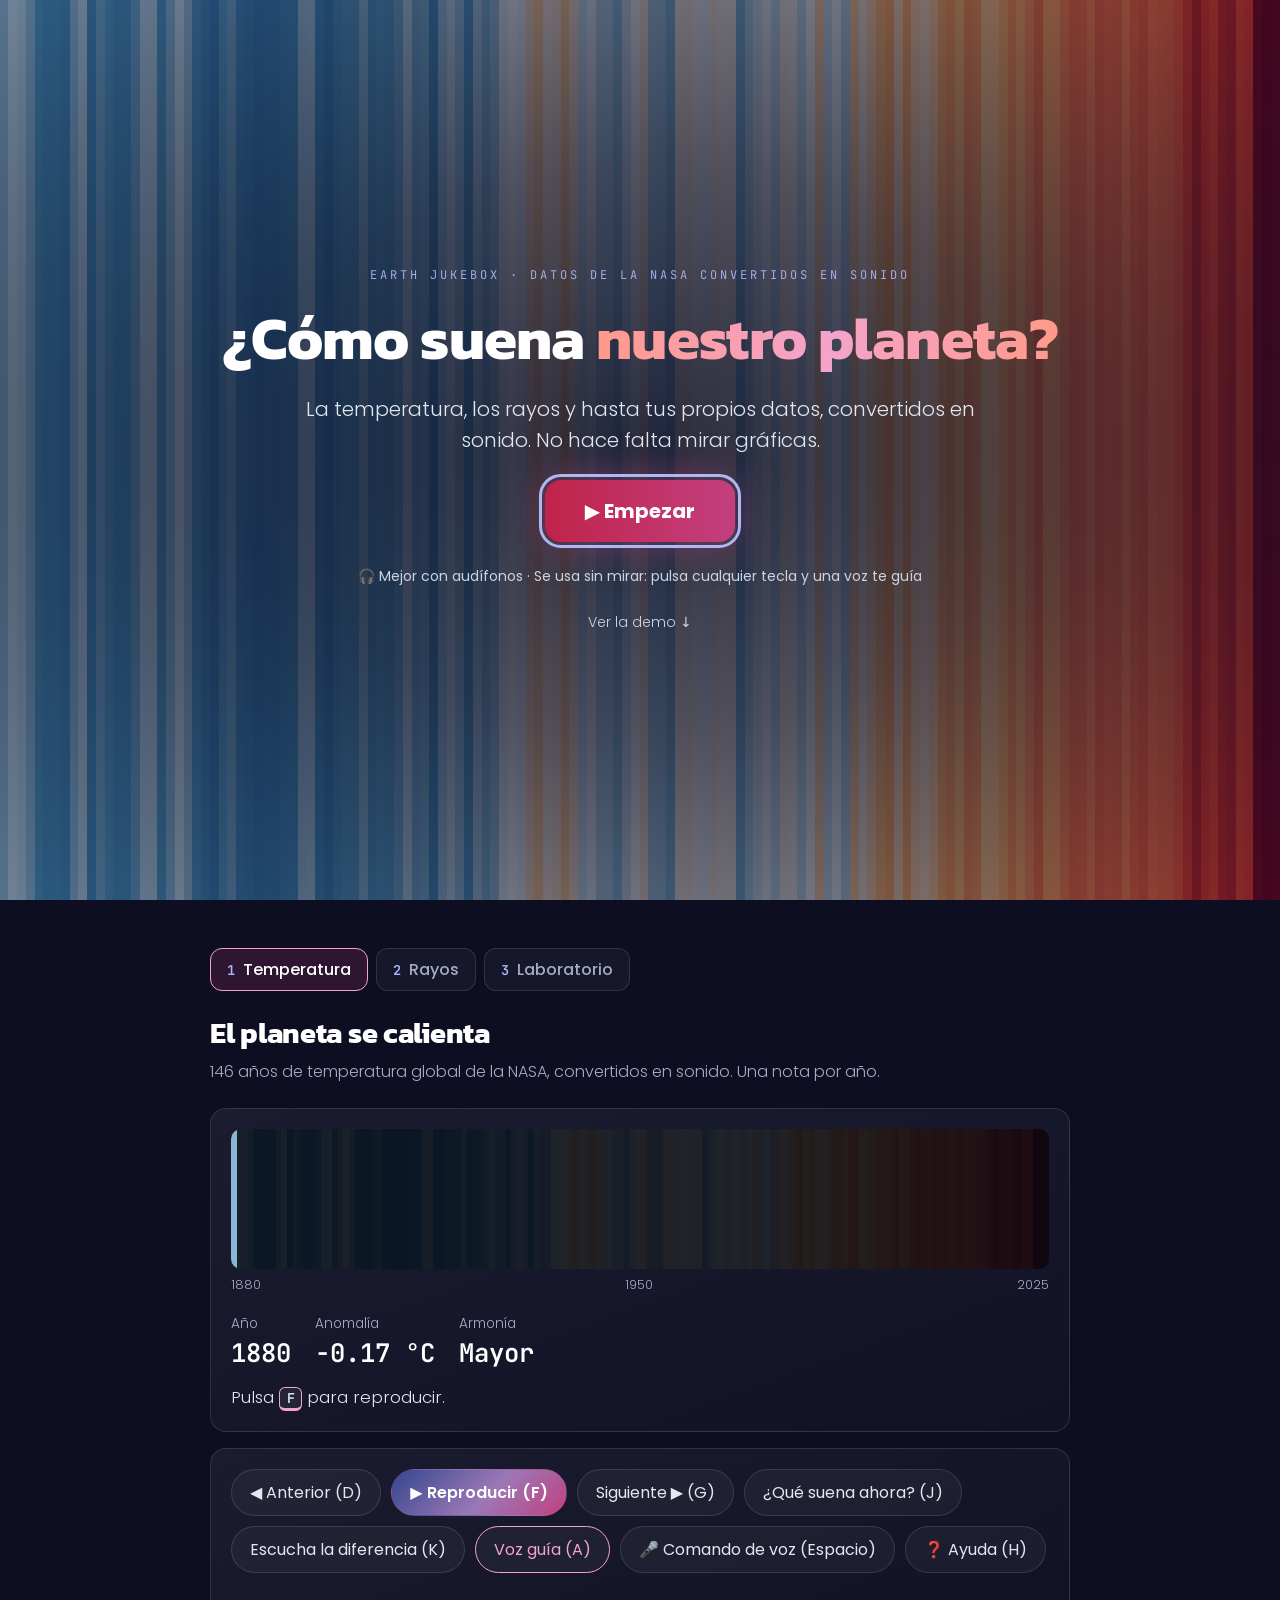
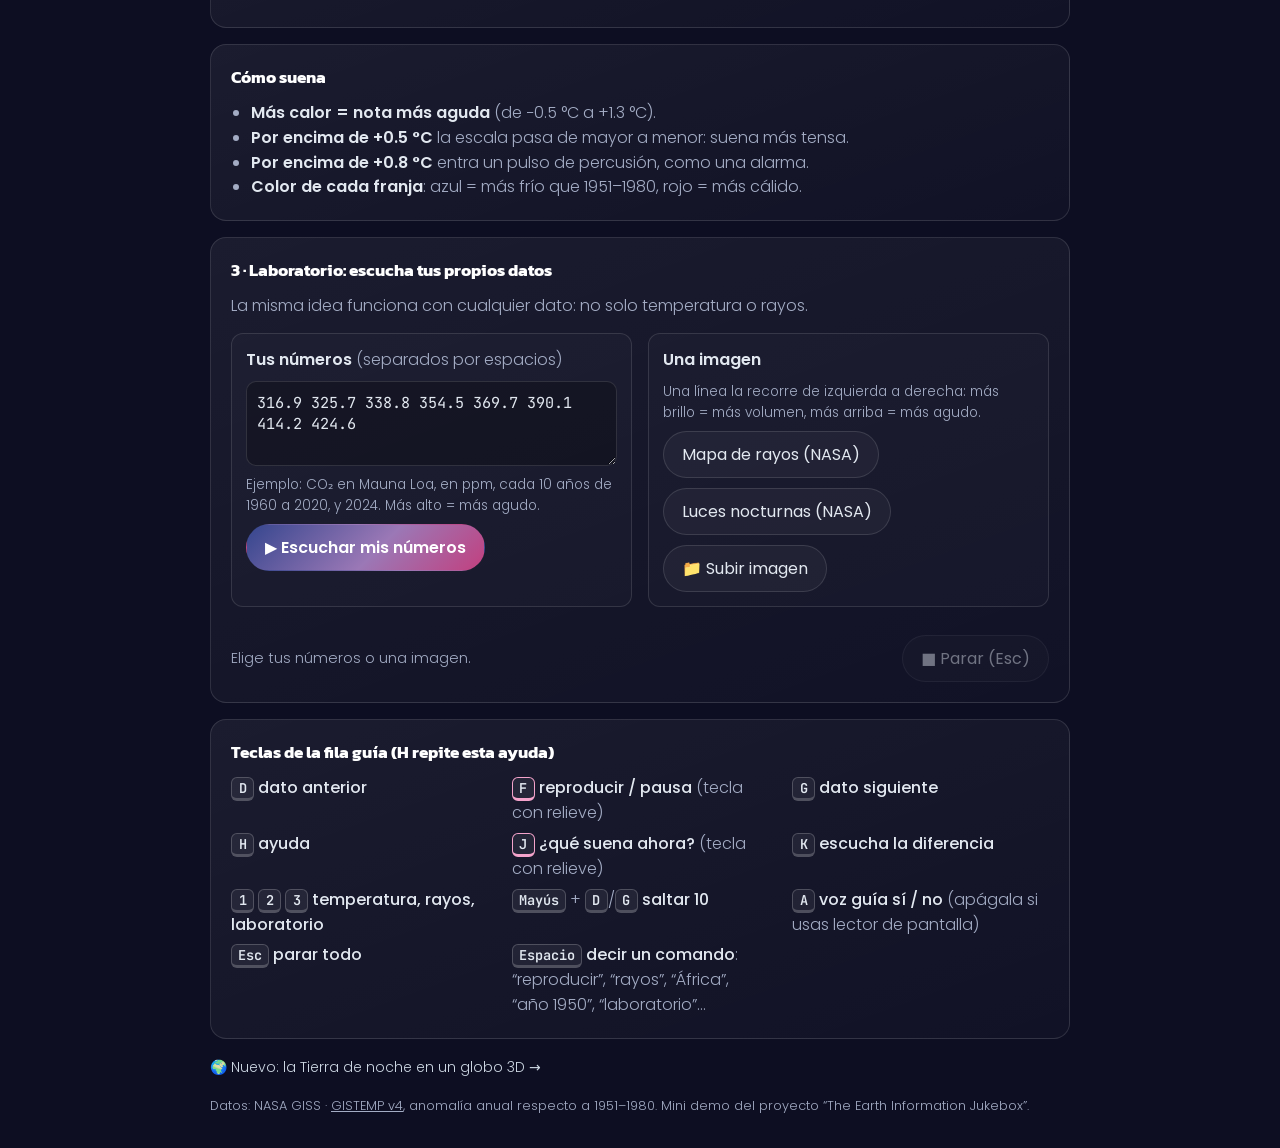
<file: mini-demo/index.html>
<!doctype html>
<html lang="es">
<head>
<meta charset="utf-8">
<meta name="viewport" content="width=device-width, initial-scale=1">
<title>Escucha la Tierra</title>
<meta name="description" content="Mini demo del Earth Jukebox: temperatura global y rayos vistos desde el espacio, datos de la NASA convertidos en sonido, usable sin ver la pantalla. Incluye un laboratorio para escuchar tus propios datos.">
<link rel="icon" href="assets/icono.svg" type="image/svg+xml">
<!-- Fuentes del proyecto principal; sin internet se usan las del sistema -->
<link rel="preconnect" href="https://fonts.googleapis.com">
<link rel="preconnect" href="https://fonts.gstatic.com" crossorigin>
<link href="https://fonts.googleapis.com/css2?family=JetBrains+Mono:wght@400;600&family=Kanit:wght@600;700&family=Poppins:wght@300;400;500;600&display=swap" rel="stylesheet">
<link rel="stylesheet" href="css/estilos.css">
</head>
<body>

<!-- Todo lo que se anuncia (para lectores de pantalla cuando la voz guía está apagada) -->
<div id="sr" class="sr" aria-live="assertive" aria-atomic="true"></div>

<!-- ===== Portada ===== -->
<section id="portada" class="portada" aria-labelledby="portadaTitle">
  <canvas id="portadaStripes" class="portada-stripes" aria-hidden="true"></canvas>
  <div class="portada-shade" aria-hidden="true"></div>
  <div class="portada-content">
    <p class="eyebrow">Earth Jukebox · datos de la NASA convertidos en sonido</p>
    <h1 id="portadaTitle">¿Cómo suena <span class="grad">nuestro planeta?</span></h1>
    <p class="lead">La temperatura, los rayos y hasta tus propios datos, convertidos en sonido. No hace falta mirar gráficas.</p>
    <button id="startBtn" class="btn-start" type="button" autofocus>▶ Empezar</button>
    <p class="small">🎧 Mejor con audífonos · Se usa sin mirar: pulsa cualquier tecla y una voz te guía</p>
    <a href="#demo" class="scroll-hint">Ver la demo ↓</a>
  </div>
</section>

<!-- ===== Demo ===== -->
<section id="demo" class="demo" aria-labelledby="demoTitle">
<main>
  <nav class="tracks" aria-label="Pistas">
    <button id="b-t1" type="button" aria-pressed="true" aria-keyshortcuts="1"><span>1</span> Temperatura</button>
    <button id="b-t2" type="button" aria-pressed="false" aria-keyshortcuts="2"><span>2</span> Rayos</button>
    <button id="b-t3" type="button" aria-keyshortcuts="3"><span>3</span> Laboratorio</button>
  </nav>

  <h2 id="demoTitle" class="title" tabindex="-1">El planeta se calienta</h2>
  <p id="sub" class="sub">—</p>

  <section class="card" aria-labelledby="t-graf">
    <h3 id="t-graf" class="sr">Gráfica</h3>
    <div id="viz" class="viz" role="img"></div>
    <div class="axis" aria-hidden="true"><span id="ax0"></span><span id="ax1"></span><span id="ax2"></span></div>
    <div class="readout" aria-hidden="true">
      <div><span id="l1">—</span><b id="v1">—</b></div>
      <div><span id="l2">—</span><b id="v2">—</b></div>
      <div><span id="l3">—</span><b id="v3">—</b></div>
    </div>
    <p id="caption" aria-hidden="true"></p>
  </section>

  <section class="card" aria-labelledby="t-ctrl">
    <h3 id="t-ctrl" class="sr">Controles</h3>
    <div class="buttons">
      <button id="b-prev" type="button" aria-keyshortcuts="D">◀ Anterior (D)</button>
      <button class="primary" id="b-play" type="button" aria-keyshortcuts="F">▶ Reproducir (F)</button>
      <button id="b-next" type="button" aria-keyshortcuts="G">Siguiente ▶ (G)</button>
      <button id="b-what" type="button" aria-keyshortcuts="J">¿Qué suena ahora? (J)</button>
      <button id="b-cmp" type="button" aria-keyshortcuts="K">Escucha la diferencia (K)</button>
      <button id="b-voice" type="button" aria-pressed="true" aria-keyshortcuts="A">Voz guía (A)</button>
      <button id="b-mic" type="button" aria-keyshortcuts="Space">🎤 Comando de voz (Espacio)</button>
      <button id="b-help" type="button" aria-keyshortcuts="H">❓ Ayuda (H)</button>
    </div>
    <p id="mic" role="status"></p>
  </section>

  <section class="card" aria-labelledby="t-how">
    <h3 id="t-how">Cómo suena</h3>
    <ul id="how" class="how"></ul>
  </section>

  <!-- ===== Laboratorio ===== -->
  <section id="lab" class="card lab" aria-labelledby="t-lab">
    <h3 id="t-lab" tabindex="-1">3 · Laboratorio: escucha tus propios datos</h3>
    <p class="muted">La misma idea funciona con cualquier dato: no solo temperatura o rayos.</p>
    <div class="lab-grid">
      <div class="lab-box">
        <label for="lab-nums"><b>Tus números</b> <span class="muted">(separados por espacios)</span></label>
        <textarea id="lab-nums" rows="3" spellcheck="false" aria-describedby="lab-nums-hint">316.9 325.7 338.8 354.5 369.7 390.1 414.2 424.6</textarea>
        <p id="lab-nums-hint" class="hint">Ejemplo: CO₂ en Mauna Loa, en ppm, cada 10 años de 1960 a 2020, y 2024. Más alto = más agudo.</p>
        <div class="buttons"><button id="lab-play-nums" type="button" class="primary">▶ Escuchar mis números</button></div>
      </div>
      <div class="lab-box">
        <b>Una imagen</b>
        <p class="hint">Una línea la recorre de izquierda a derecha: más brillo = más volumen, más arriba = más agudo.</p>
        <div class="buttons">
          <button id="lab-ex-rayos" type="button">Mapa de rayos (NASA)</button>
          <button id="lab-ex-luces" type="button">Luces nocturnas (NASA)</button>
          <label class="file-btn">📁 Subir imagen<input id="lab-file" type="file" accept="image/*"></label>
        </div>
      </div>
    </div>
    <div class="lab-stage">
      <img id="lab-img" alt="" hidden>
      <canvas id="lab-canvas" aria-hidden="true" hidden></canvas>
      <div id="lab-bars" aria-hidden="true" hidden></div>
    </div>
    <div class="lab-foot">
      <p id="lab-status" aria-hidden="true">Elige tus números o una imagen.</p>
      <div class="buttons"><button id="lab-stop" type="button" disabled>■ Parar (Esc)</button></div>
    </div>
  </section>

  <section class="card" aria-labelledby="t-keys">
    <h3 id="t-keys">Teclas de la fila guía (H repite esta ayuda)</h3>
    <ul class="keys">
      <li><kbd>D</kbd> <b>dato anterior</b></li>
      <li><kbd class="bump">F</kbd> <b>reproducir / pausa</b> (tecla con relieve)</li>
      <li><kbd>G</kbd> <b>dato siguiente</b></li>
      <li><kbd>H</kbd> <b>ayuda</b></li>
      <li><kbd class="bump">J</kbd> <b>¿qué suena ahora?</b> (tecla con relieve)</li>
      <li><kbd>K</kbd> <b>escucha la diferencia</b></li>
      <li><kbd>1</kbd> <kbd>2</kbd> <kbd>3</kbd> <b>temperatura, rayos, laboratorio</b></li>
      <li><kbd>Mayús</kbd> + <kbd>D</kbd>/<kbd>G</kbd> <b>saltar 10</b></li>
      <li><kbd>A</kbd> <b>voz guía sí / no</b> (apágala si usas lector de pantalla)</li>
      <li><kbd>Esc</kbd> <b>parar todo</b></li>
      <li><kbd>Espacio</kbd> <b>decir un comando</b>: “reproducir”, “rayos”, “África”, “año 1950”, “laboratorio”…</li>
    </ul>
  </section>

  <p><a href="globo.html" class="scroll-hint">🌍 Nuevo: la Tierra de noche en un globo 3D →</a></p>
  <footer><span id="src"></span> Mini demo del proyecto “The Earth Information Jukebox”.</footer>
</main>
</section>

<script src="js/datos.js"></script>
<script src="js/demo.js"></script>
<script src="js/laboratorio.js"></script>
</body>
</html>
</file>
<file: mini-demo/css/estilos.css>
/* Mini demo "Escucha el calentamiento" · misma paleta "cielo cósmico" que el proyecto principal.
   Los colores de DATOS (franjas azul → rojo) no cambian: son la información. */
:root {
  --cosmic: #35468E; --ceil: #9B78B6; --pearly: #C2407F; --sunset: #C0234A;
  --cosmic-l: #AEB8F2; --ceil-l: #CDB8E6; --pearly-l: #F4A3CB; --sunset-l: #FF9A8B;
  --bg: #0D0E22; --panel: rgba(255,255,255,.04); --line: rgba(255,255,255,.12);
  --text: #e2e8f0; --muted: #a3acc4; --accent: var(--pearly-l);
  color-scheme: dark;
}
* { box-sizing: border-box; }
[hidden] { display: none !important; }
html { scroll-behavior: smooth; }
html, body { background: var(--bg); }
body {
  margin: 0; color: var(--text);
  font: 300 16px/1.55 "Poppins", system-ui, -apple-system, "Segoe UI", sans-serif;
  -webkit-font-smoothing: antialiased;
  background:
    radial-gradient(1px 1px at 12% 18%, rgba(255,255,255,.55) 50%, transparent 51%),
    radial-gradient(1px 1px at 72% 8%, rgba(255,255,255,.45) 50%, transparent 51%),
    radial-gradient(1.5px 1.5px at 88% 42%, rgba(255,255,255,.5) 50%, transparent 51%),
    radial-gradient(1px 1px at 34% 76%, rgba(255,255,255,.35) 50%, transparent 51%),
    radial-gradient(900px 500px at 15% -10%, rgba(53,70,142,.35), transparent 60%),
    radial-gradient(800px 500px at 110% 110%, rgba(192,35,74,.16), transparent 60%),
    var(--bg);
  background-attachment: fixed;
}
h1, h2 { font-family: "Kanit", system-ui, sans-serif; font-weight: 700; letter-spacing: -.01em; }
b, strong { font-weight: 600; }
button, kbd, .small { font-weight: 400; }
.sr { position: absolute; width: 1px; height: 1px; overflow: hidden; clip: rect(0 0 0 0); white-space: nowrap; }

/* ===== Portada (igual que la del recorrido principal) ===== */
.portada { position: relative; overflow: hidden; }
.portada-stripes { position: absolute; inset: 0; width: 100%; height: 100%; opacity: .85; animation: stripesReveal 2.6s cubic-bezier(.4,0,.2,1) both; }
.portada-shade { position: absolute; inset: 0; background: radial-gradient(ellipse at center, rgba(13,14,34,.84) 0%, rgba(13,14,34,.64) 45%, rgba(13,14,34,.3) 100%); }
.portada-content {
  position: relative; z-index: 1; min-height: 100vh; min-height: 100dvh;
  display: flex; flex-direction: column; align-items: center; justify-content: center;
  gap: 24px; text-align: center; padding: 64px 16px;
}
.eyebrow { margin: 0; font: 400 12px "JetBrains Mono", ui-monospace, monospace; letter-spacing: .25em; text-transform: uppercase; color: rgba(174,184,242,.9); }
.portada h1 { margin: 0; max-width: 56rem; font-size: clamp(2.25rem, 7vw, 3.75rem); line-height: 1.05; color: #fff; }
.grad { color: transparent; background: linear-gradient(90deg, var(--sunset-l), var(--pearly-l), var(--sunset-l)); -webkit-background-clip: text; background-clip: text; }
.lead { margin: 0; max-width: 42rem; font-size: clamp(1.1rem, 2.5vw, 1.25rem); color: #e2e8f0; }
.btn-start {
  font: 700 1.25rem "Poppins", system-ui, sans-serif; color: #fff; cursor: pointer;
  padding: 16px 40px; border: 0; border-radius: 16px;
  background: linear-gradient(90deg, var(--sunset), var(--pearly));
  box-shadow: 0 0 40px rgba(194,64,127,.5); transition: filter .15s;
}
.btn-start:hover { filter: brightness(1.1); }
.portada .small { margin: 0; font-size: .875rem; color: #cbd5e1; }
.scroll-hint { color: #cbd5e1; font-size: .875rem; text-decoration: none; animation: hintBob 2.4s ease-in-out infinite; }
.scroll-hint:hover { color: #fff; }
@keyframes hintBob { 50% { transform: translateY(5px); } }
@keyframes stripesReveal { from { clip-path: inset(0 100% 0 0); } to { clip-path: inset(0 0 0 0); } }
@media (prefers-reduced-motion: reduce) { .portada-stripes, .scroll-hint { animation: none; } html { scroll-behavior: auto; } }

/* ===== Demo ===== */
.demo { display: flex; justify-content: center; padding: 48px 16px 32px; scroll-margin-top: 0; }
.demo main { width: 100%; max-width: 860px; }
.demo h2.title { font-size: 1.8rem; margin: 0 0 4px; color: #fff; }
.demo h2.title:focus { outline: none; }
h3 { font-family: "Kanit", system-ui, sans-serif; font-size: 1.05rem; margin: 0 0 10px; color: #fff; }
.sub { color: var(--muted); margin: 0 0 24px; }
.card { background: linear-gradient(160deg, rgba(255,255,255,.06), rgba(255,255,255,.02)); border: 1px solid var(--line); border-radius: 16px; padding: 20px; margin-bottom: 16px; }
/* Pistas */
.tracks { display: flex; gap: 8px; flex-wrap: wrap; margin-bottom: 20px; }
.tracks button {
  font: 500 1rem "Poppins", system-ui, sans-serif; padding: 8px 16px; border-radius: 12px; cursor: pointer;
  border: 1px solid var(--line); background: rgba(255,255,255,.04); color: var(--muted);
}
.tracks button span { font: 600 .85rem "JetBrains Mono", ui-monospace, monospace; margin-right: 4px; color: var(--cosmic-l); }
.tracks button[aria-pressed="true"] { color: #fff; border-color: var(--pearly-l); background: rgba(194,64,127,.18); }

/* Gráfica de cada pista */
.viz { display: flex; height: 140px; border-radius: 10px; overflow: hidden; background: #05070f; }
.viz > div { flex: 1; opacity: .12; transition: opacity .15s, transform .15s; }
.viz > div.on { opacity: 1; }
.viz-temp > div.now { transform: scaleY(1.08); outline: 2px solid #fff; outline-offset: -2px; }
/* Rayos: 48 columnas (oeste → este) × 12 filas (norte → sur); la línea marca el ecuador */
.viz-rayos { height: 170px; background: linear-gradient(transparent calc(50% - 1px), rgba(174,184,242,.25) 0 calc(50% + 1px), transparent 0), #081026; }
.viz-rayos > div { display: flex; flex-direction: column; opacity: .45; }
.viz-rayos > div.now { background: rgba(255,255,255,.12); outline: 2px solid #fff; outline-offset: -1px; }
.viz-rayos span { flex: 1; margin: 1px; border-radius: 2px; }
.axis { display: flex; justify-content: space-between; color: var(--muted); font-size: .8rem; margin-top: 6px; }
.readout { display: flex; gap: 24px; flex-wrap: wrap; margin-top: 16px; }
.readout b { display: block; font: 600 1.6rem "JetBrains Mono", ui-monospace, monospace; color: #fff; }
.readout span { color: var(--muted); font-size: .85rem; }
#caption { min-height: 1.5em; margin: 14px 0 0; font-size: 1.05rem; }
.buttons { display: flex; gap: 10px; flex-wrap: wrap; }
.buttons button {
  font: 400 1rem "Poppins", system-ui, sans-serif; padding: 10px 18px; border-radius: 999px; cursor: pointer;
  border: 1px solid var(--line); background: rgba(255,255,255,.04); color: var(--text);
}
.buttons button.primary { background: linear-gradient(135deg, var(--cosmic), var(--ceil) 55%, var(--pearly)); border-color: transparent; color: #fff; font-weight: 600; }
.buttons button[aria-pressed="true"] { border-color: var(--pearly-l); color: var(--pearly-l); }
button:focus-visible, a:focus-visible { outline: 3px solid var(--cosmic-l); outline-offset: 3px; }
kbd { display: inline-block; min-width: 1.7em; text-align: center; padding: 1px 6px; border: 1px solid rgba(255,255,255,.2); border-bottom-width: 3px; border-radius: 6px; background: rgba(255,255,255,.06); font: 600 .85rem "JetBrains Mono", ui-monospace, monospace; color: #e2e8f0; }
kbd.bump { border-color: var(--pearly-l); }
.keys { display: grid; grid-template-columns: repeat(auto-fit, minmax(240px, 1fr)); gap: 6px 24px; margin: 0; padding: 0; list-style: none; color: var(--muted); }
.keys b { color: var(--text); font-weight: 500; }
#mic { font-weight: 600; color: var(--pearly-l); min-height: 1.5em; margin: 10px 0 0; }
ul.how { margin: 0; padding-left: 20px; color: var(--muted); }
ul.how b { color: var(--text); }
.buttons button:disabled { opacity: .45; cursor: default; }

/* Laboratorio */
.muted { color: var(--muted); }
.lab .muted { margin: 0 0 14px; }
.lab-grid { display: grid; grid-template-columns: repeat(auto-fit, minmax(280px, 1fr)); gap: 16px; }
.lab-box { display: flex; flex-direction: column; gap: 8px; padding: 14px; border: 1px solid var(--line); border-radius: 12px; background: rgba(255,255,255,.02); }
.lab-box .hint { margin: 0; color: var(--muted); font-size: .85rem; }
#lab-nums {
  width: 100%; resize: vertical; padding: 10px; border-radius: 10px; border: 1px solid var(--line);
  background: rgba(0,0,0,.25); color: var(--text); font: 400 .95rem "JetBrains Mono", ui-monospace, monospace;
}
#lab-nums:focus-visible { outline: 3px solid var(--cosmic-l); outline-offset: 2px; }
.file-btn {
  position: relative; display: inline-flex; align-items: center; font: 400 1rem "Poppins", system-ui, sans-serif;
  padding: 10px 18px; border-radius: 999px; cursor: pointer; border: 1px solid var(--line); background: rgba(255,255,255,.04);
}
.file-btn input { position: absolute; inset: 0; opacity: 0; cursor: pointer; }
.file-btn:focus-within { outline: 3px solid var(--cosmic-l); outline-offset: 3px; }
.lab-stage { position: relative; margin-top: 16px; border-radius: 10px; overflow: hidden; background: #05070f; }
.lab-stage:has(> :not([hidden])) { min-height: 60px; }
#lab-img { display: block; width: 100%; height: auto; }
#lab-canvas { position: absolute; inset: 0; width: 100%; height: 100%; pointer-events: none; }
#lab-bars { display: flex; align-items: flex-end; gap: 3px; height: 140px; padding: 8px; }
#lab-bars div { flex: 1; border-radius: 4px 4px 0 0; background: var(--pearly-l); opacity: .25; transition: opacity .15s; }
#lab-bars div.on { opacity: .8; }
#lab-bars div.now { opacity: 1; background: #fff; }
.lab-foot { display: flex; justify-content: space-between; align-items: center; gap: 12px; flex-wrap: wrap; margin-top: 12px; }
#lab-status { margin: 0; color: var(--muted); font-size: .9rem; }

footer { color: var(--muted); font-size: .8rem; }
footer a { color: inherit; }
</file>
